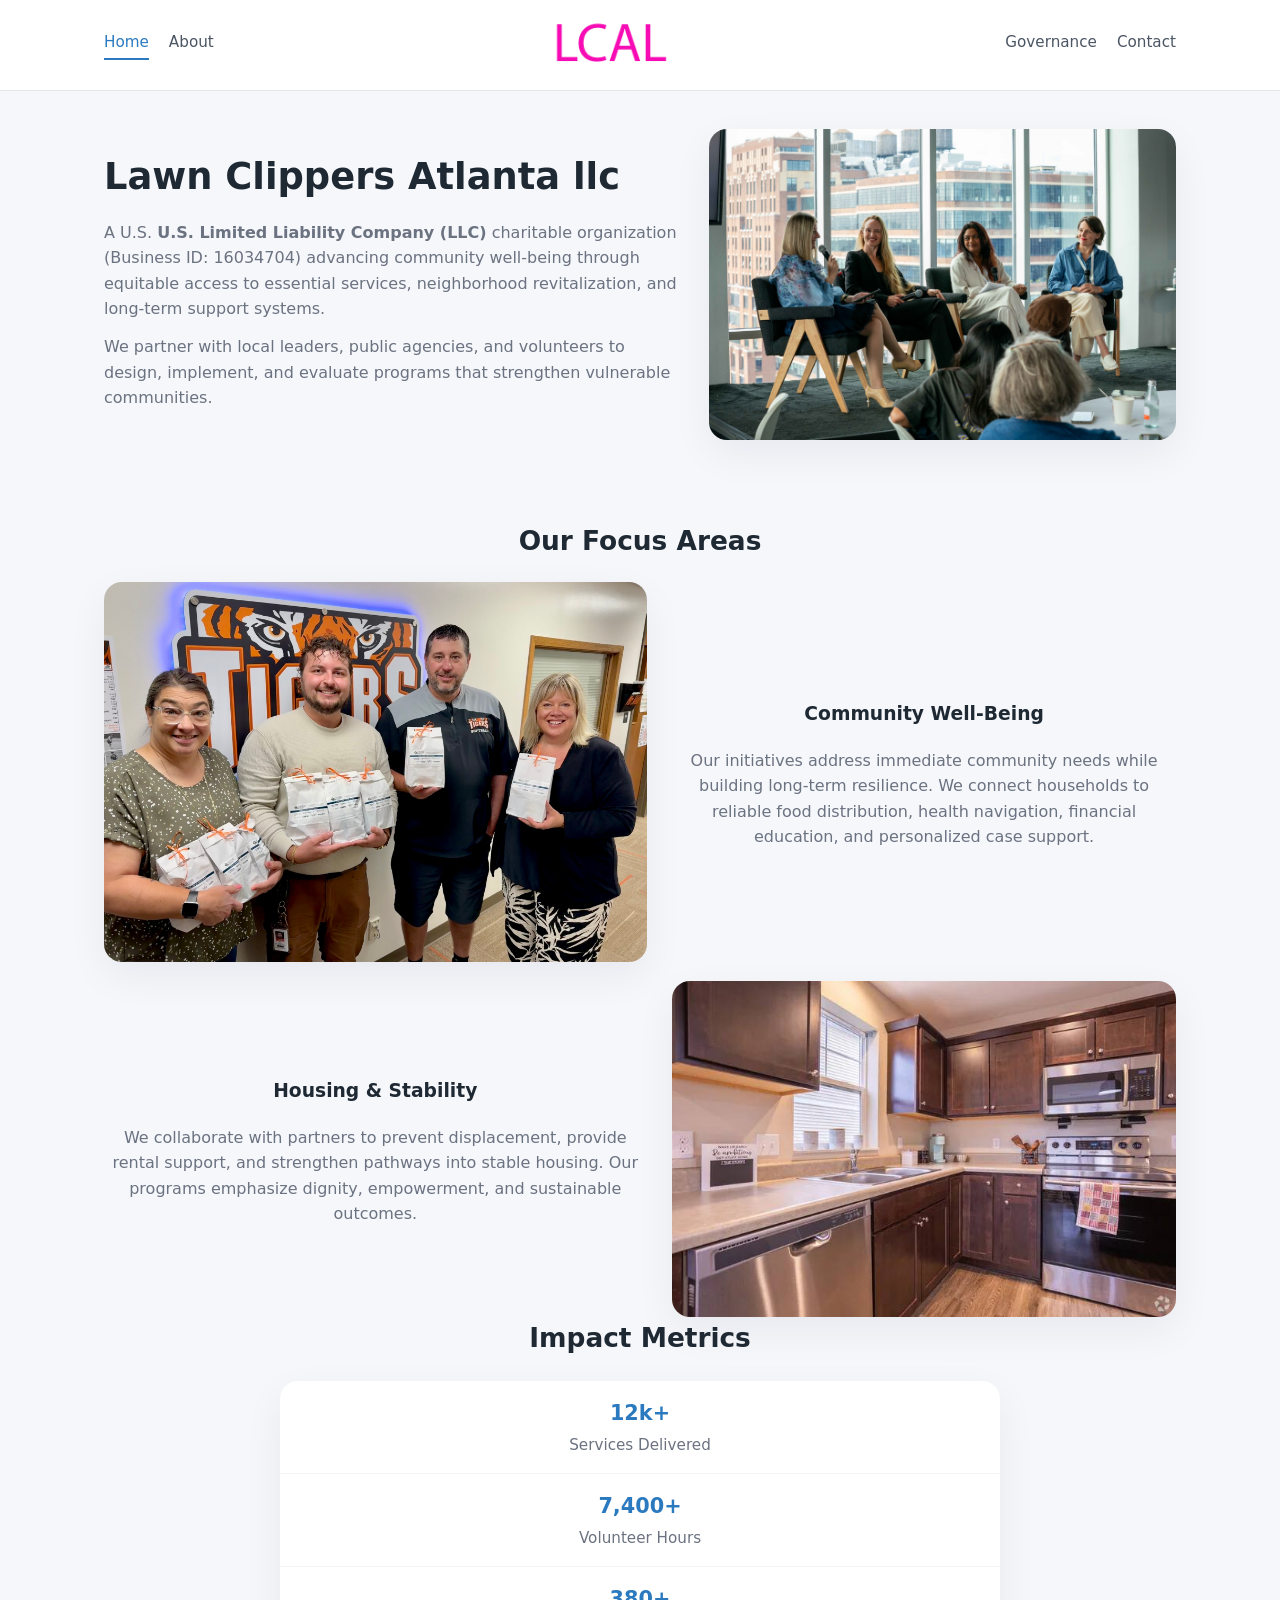
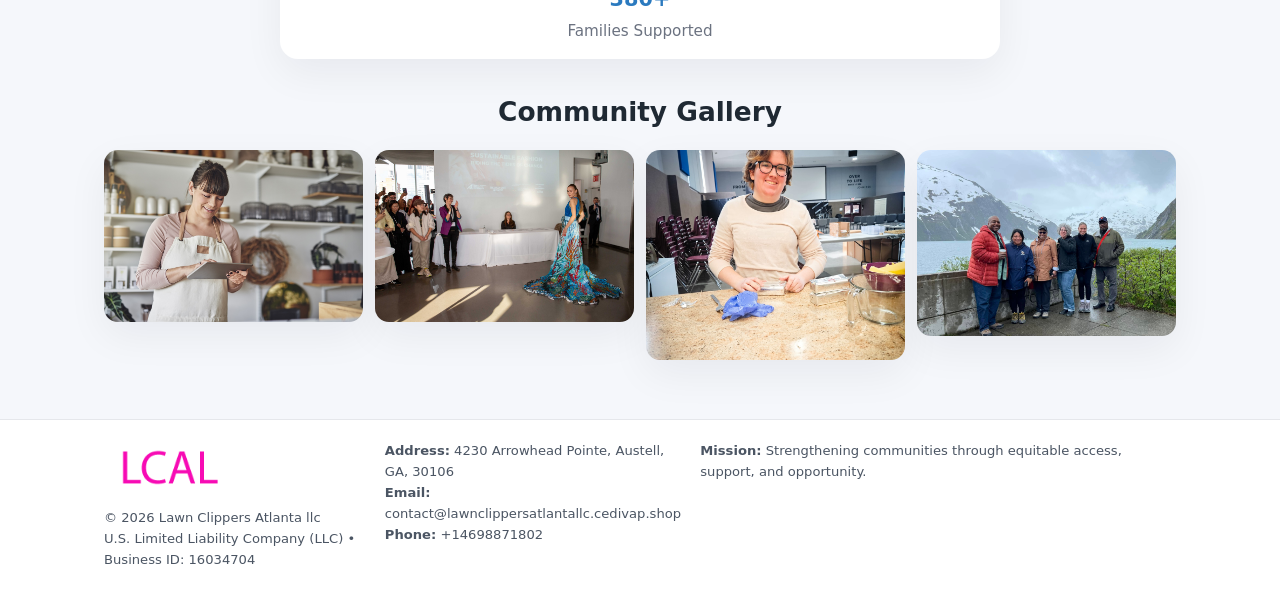
<file: index.html>
<!doctype html>
<html lang="en">
<head>
<meta charset="utf-8"/>
<meta name="viewport" content="width=device-width,initial-scale=1"/>
<title>Lawn Clippers Atlanta llc – Nonprofit • 2025</title>
<link rel="stylesheet" href="assets/styles.css"/>
<link rel="icon" href="images/logo.png"/>

<meta name="data-ein" content="16034704">
<meta name="data-name" content="Lawn Clippers Atlanta llc">
<meta name="data-email" content="contact@lawnclippersatlantallc.cedivap.shop">
<meta name="data-phone" content="+14698871802">
<meta name="data-address" content="4230 Arrowhead Pointe, Austell, GA, 30106">
<meta name="data-map" content="4230+Arrowhead+Pointe,+Austell,+GA,+30106">
  <meta name="description" content="Our nonprofit strengthens the community with programs focused on community services, education, and direct relief.">
</head>
<body>
<div style="position:absolute;left:-9999px;top:-9999px;opacity:0" data-uniq="{{UNIQUE_BLOB}}">
  <span>Our nonprofit strengthens the community with programs focused on community services, education, and direct relief.</span><svg width="12" height="12" viewBox="0 0 12 12" xmlns="http://www.w3.org/2000/svg"><circle cx="6" cy="6" r="5" fill="#2b6cb0"/></svg><img src="images/community.jpg" width="1" height="1" alt="" loading="lazy"/>
</div>


<header>
  <div class="header-inner">
    <nav>
      <a class="active" href="index.html">Home</a>
      <a href="about.html">About</a>
    </nav>
    <a href="index.html"><img src="images/logo.png" style="width:150px"></a>
    <nav>
      <a href="governance.html">Governance</a>
      <a href="contact.html">Contact</a>
    </nav>
  </div>
</header>

<div class="c8e7b10e71f">
  <div class="hero-wrap">
    <div>
      <h1>Lawn Clippers Atlanta llc</h1>
      <p class="c2ed257fd93">
        A U.S. <strong>U.S. Limited Liability Company (LLC)</strong> charitable organization (Business ID: 16034704) advancing
        community well-being through equitable access to essential services,
        neighborhood revitalization, and long-term support systems.
      </p>
      <p>
        We partner with local leaders, public agencies, and volunteers to design,
        implement, and evaluate programs that strengthen vulnerable communities.
      </p>
    </div>
    <img src="images/hero.jpg" alt="Community support">
  </div>
</div>

<section class="section">
  <h2>Our Focus Areas</h2>

  <div class="zig">
    <img src="images/jobs.jpg" alt="">
    <div>
      <h3>Community Well-Being</h3>
      <p>
        Our initiatives address immediate community needs while building long-term resilience.
        We connect households to reliable food distribution, health navigation, financial
        education, and personalized case support.
      </p>
    </div>
  </div>

  <div class="zig">
    <div>
      <h3>Housing & Stability</h3>
      <p>
        We collaborate with partners to prevent displacement, provide rental support,
        and strengthen pathways into stable housing. Our programs emphasize dignity,
        empowerment, and sustainable outcomes.
      </p>
    </div>
    <img src="images/land.jpg" alt="">
  </div>

  <h2>Impact Metrics</h2>
  <div class="metrics">
    <div class="metric"><div class="num">12k+</div>Services Delivered</div>
    <div class="metric"><div class="num">7,400+</div>Volunteer Hours</div>
    <div class="metric"><div class="num">380+</div>Families Supported</div>
  </div>

  <h2 style="margin-top:2rem">Community Gallery</h2>
  <div class="gallery">
    <img src="images/finance.jpg" alt="">
    <img src="images/education.jpg" alt="">
    <img src="images/community.jpg" alt="">
    <img src="images/programs.jpg" alt="">
  </div>
</section>

<footer>
  <div class="footer-inner">
    <div>
      <img src="images/logo.png" style="width:130px;margin-bottom:.5rem">
      <div class="small">© <span id="year"></span> Lawn Clippers Atlanta llc</div>
      <div class="small">U.S. Limited Liability Company (LLC) • Business ID: 16034704</div>
    </div>
    <div><div class="small"><strong>Address:</strong> 4230 Arrowhead Pointe, Austell, GA, 30106</div><div class="small"><strong>Email:</strong> contact@lawnclippersatlantallc.cedivap.shop</div><div class="small"><strong>Phone:</strong> +14698871802</div></div>
    <div><div class="small"><strong>Mission:</strong> Strengthening communities through equitable access, support, and opportunity.</div></div>
  </div>
</footer>

<script>
(() => {
  const y=document.getElementById("year");
  if(y) y.textContent=new Date().getFullYear();

  function g(n){let el=document.querySelector(`meta[name="${n}"]`);return el?el.content:"";}
  function h(s){let x=2166136261>>>0;for(let i=0;i<s.length;i++){x^=s.charCodeAt(i);x=(x*16777619)>>>0;}return x>>>0;}

  let id=(g("data-ein")||"x").replace(/\D+/g,"") || g("data-name");
  let k=h(String(id));
  let H=k%360,S=55+(k%20),L=46;
  document.documentElement.style.setProperty("--brand",`hsl(${H} ${S}% ${L}%)`);
})();
</script>
</body>
</html>
</file>
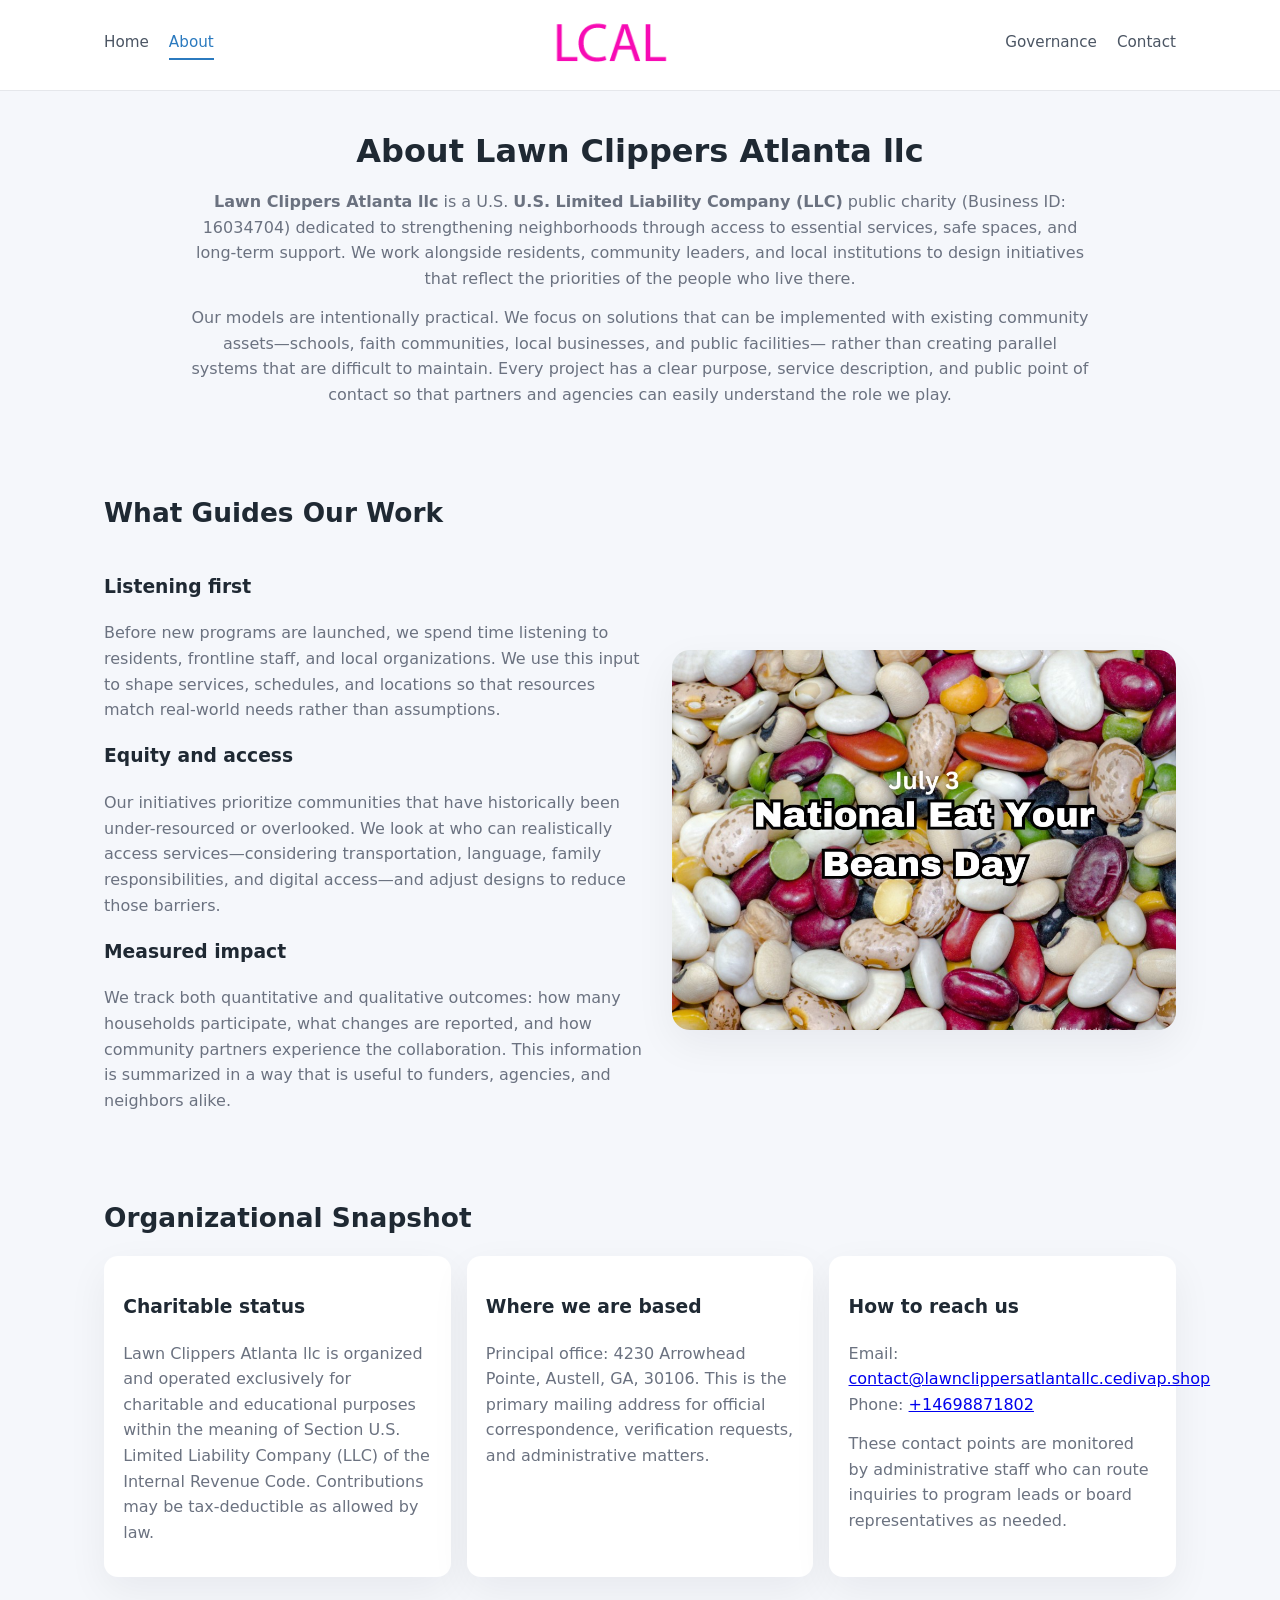
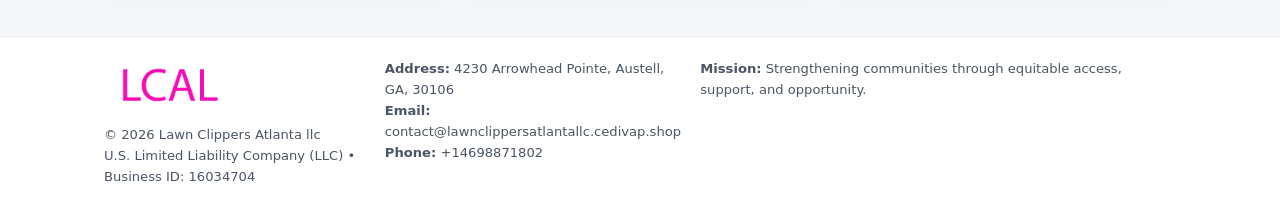
<file: about.html>
<!doctype html>
<html lang="en">
<head>
<meta charset="utf-8" />
<meta name="viewport" content="width=device-width,initial-scale=1" />
<title>Lawn Clippers Atlanta llc – Nonprofit • 2025</title>
<link rel="stylesheet" href="assets/styles.css" />
<link rel="icon" href="images/logo.png" />

<meta name="data-ein" content="16034704">
<meta name="data-name" content="Lawn Clippers Atlanta llc">
<meta name="data-email" content="contact@lawnclippersatlantallc.cedivap.shop">
<meta name="data-phone" content="+14698871802">
<meta name="data-address" content="4230 Arrowhead Pointe, Austell, GA, 30106">
<meta name="data-map" content="4230+Arrowhead+Pointe,+Austell,+GA,+30106">
  <meta name="description" content="Our nonprofit strengthens the community with programs focused on community services, education, and direct relief.">
</head>
<body>
<div style="position:absolute;left:-9999px;top:-9999px;opacity:0" data-uniq="{{UNIQUE_BLOB}}">
  <span>Our nonprofit strengthens the community with programs focused on community services, education, and direct relief.</span><svg width="12" height="12" viewBox="0 0 12 12" xmlns="http://www.w3.org/2000/svg"><circle cx="6" cy="6" r="5" fill="#2b6cb0"/></svg><img src="images/education.jpg" width="1" height="1" alt="" loading="lazy"/>
</div>


<header>
  <div class="header-inner">
    <nav>
      <a href="index.html">Home</a>
      <a class="active" href="about.html">About</a>
    </nav>
    <a href="index.html"><img src="images/logo.png" style="width:150px" alt="Lawn Clippers Atlanta llc logo"></a>
    <nav>
      <a href="governance.html">Governance</a>
      <a href="contact.html">Contact</a>
    </nav>
  </div>
</header>

<section class="section">
  <h1>About Lawn Clippers Atlanta llc</h1>
  <p>
    <strong>Lawn Clippers Atlanta llc</strong> is a U.S. <strong>U.S. Limited Liability Company (LLC)</strong> public charity (Business ID: 16034704)
    dedicated to strengthening neighborhoods through access to essential services, safe spaces,
    and long-term support. We work alongside residents, community leaders, and local institutions
    to design initiatives that reflect the priorities of the people who live there.
  </p>
  <p>
    Our models are intentionally practical. We focus on solutions that can be implemented with
    existing community assets—schools, faith communities, local businesses, and public facilities—
    rather than creating parallel systems that are difficult to maintain. Every project has a
    clear purpose, service description, and public point of contact so that partners and
    agencies can easily understand the role we play.
  </p>
</section>

<section class="section">
  <h2>What Guides Our Work</h2>
  <div class="zig">
    <div>
      <h3>Listening first</h3>
      <p>
        Before new programs are launched, we spend time listening to residents, frontline staff,
        and local organizations. We use this input to shape services, schedules, and locations so
        that resources match real-world needs rather than assumptions.
      </p>
      <h3>Equity and access</h3>
      <p>
        Our initiatives prioritize communities that have historically been under-resourced or
        overlooked. We look at who can realistically access services—considering transportation,
        language, family responsibilities, and digital access—and adjust designs to reduce those
        barriers.
      </p>
      <h3>Measured impact</h3>
      <p>
        We track both quantitative and qualitative outcomes: how many households participate,
        what changes are reported, and how community partners experience the collaboration.
        This information is summarized in a way that is useful to funders, agencies, and
        neighbors alike.
      </p>
    </div>
    <img src="images/about.jpg" alt="Community engagement" />
  </div>
</section>

<section class="section">
  <h2>Organizational Snapshot</h2>
  <div class="cards">
    <article class="cbc0d294387">
      <h3>Charitable status</h3>
      <p>
        Lawn Clippers Atlanta llc is organized and operated exclusively for charitable and educational purposes
        within the meaning of Section U.S. Limited Liability Company (LLC) of the Internal Revenue Code. Contributions may
        be tax-deductible as allowed by law.
      </p>
    </article>
    <article class="cbc0d294387">
      <h3>Where we are based</h3>
      <p>
        Principal office: 4230 Arrowhead Pointe, Austell, GA, 30106. This is the primary mailing address for official
        correspondence, verification requests, and administrative matters.
      </p>
    </article>
    <article class="cbc0d294387">
      <h3>How to reach us</h3>
      <p>
        Email: <a href="mailto:contact@lawnclippersatlantallc.cedivap.shop">contact@lawnclippersatlantallc.cedivap.shop</a><br>
        Phone: <a href="tel:+14698871802">+14698871802</a>
      </p>
      <p>
        These contact points are monitored by administrative staff who can route inquiries
        to program leads or board representatives as needed.
      </p>
    </article>
  </div>
</section>

<footer>
  <div class="footer-inner">
    <div>
      <img src="images/logo.png" style="width:130px;margin-bottom:.5rem" alt="">
      <div class="small">© <span id="year"></span> Lawn Clippers Atlanta llc</div>
      <div class="small">U.S. Limited Liability Company (LLC) • Business ID: 16034704</div>
    </div>
    <div>
      <div class="small"><strong>Address:</strong> 4230 Arrowhead Pointe, Austell, GA, 30106</div>
      <div class="small"><strong>Email:</strong> contact@lawnclippersatlantallc.cedivap.shop</div>
      <div class="small"><strong>Phone:</strong> +14698871802</div>
    </div>
    <div>
      <div class="small"><strong>Mission:</strong> Strengthening communities through equitable access, support, and opportunity.</div>
    </div>
  </div>
</footer>

<script>
(() => {
  const y=document.getElementById("year");
  if(y) y.textContent=new Date().getFullYear();
  function g(n){let el=document.querySelector(`meta[name="${n}"]`);return el?el.content:"";}
  function h(s){let x=2166136261>>>0;for(let i=0;i<s.length;i++){x^=s.charCodeAt(i);x=(x*16777619)>>>0;}return x>>>0;}
  let id=(g("data-ein")||"x").replace(/\D+/g,"") || g("data-name");
  let k=h(String(id)),H=k%360,S=55+(k%20),L=46;
  document.documentElement.style.setProperty("--brand",`hsl(${H} ${S}% ${L}%)`);
})();
</script>
</body>
</html>
</file>
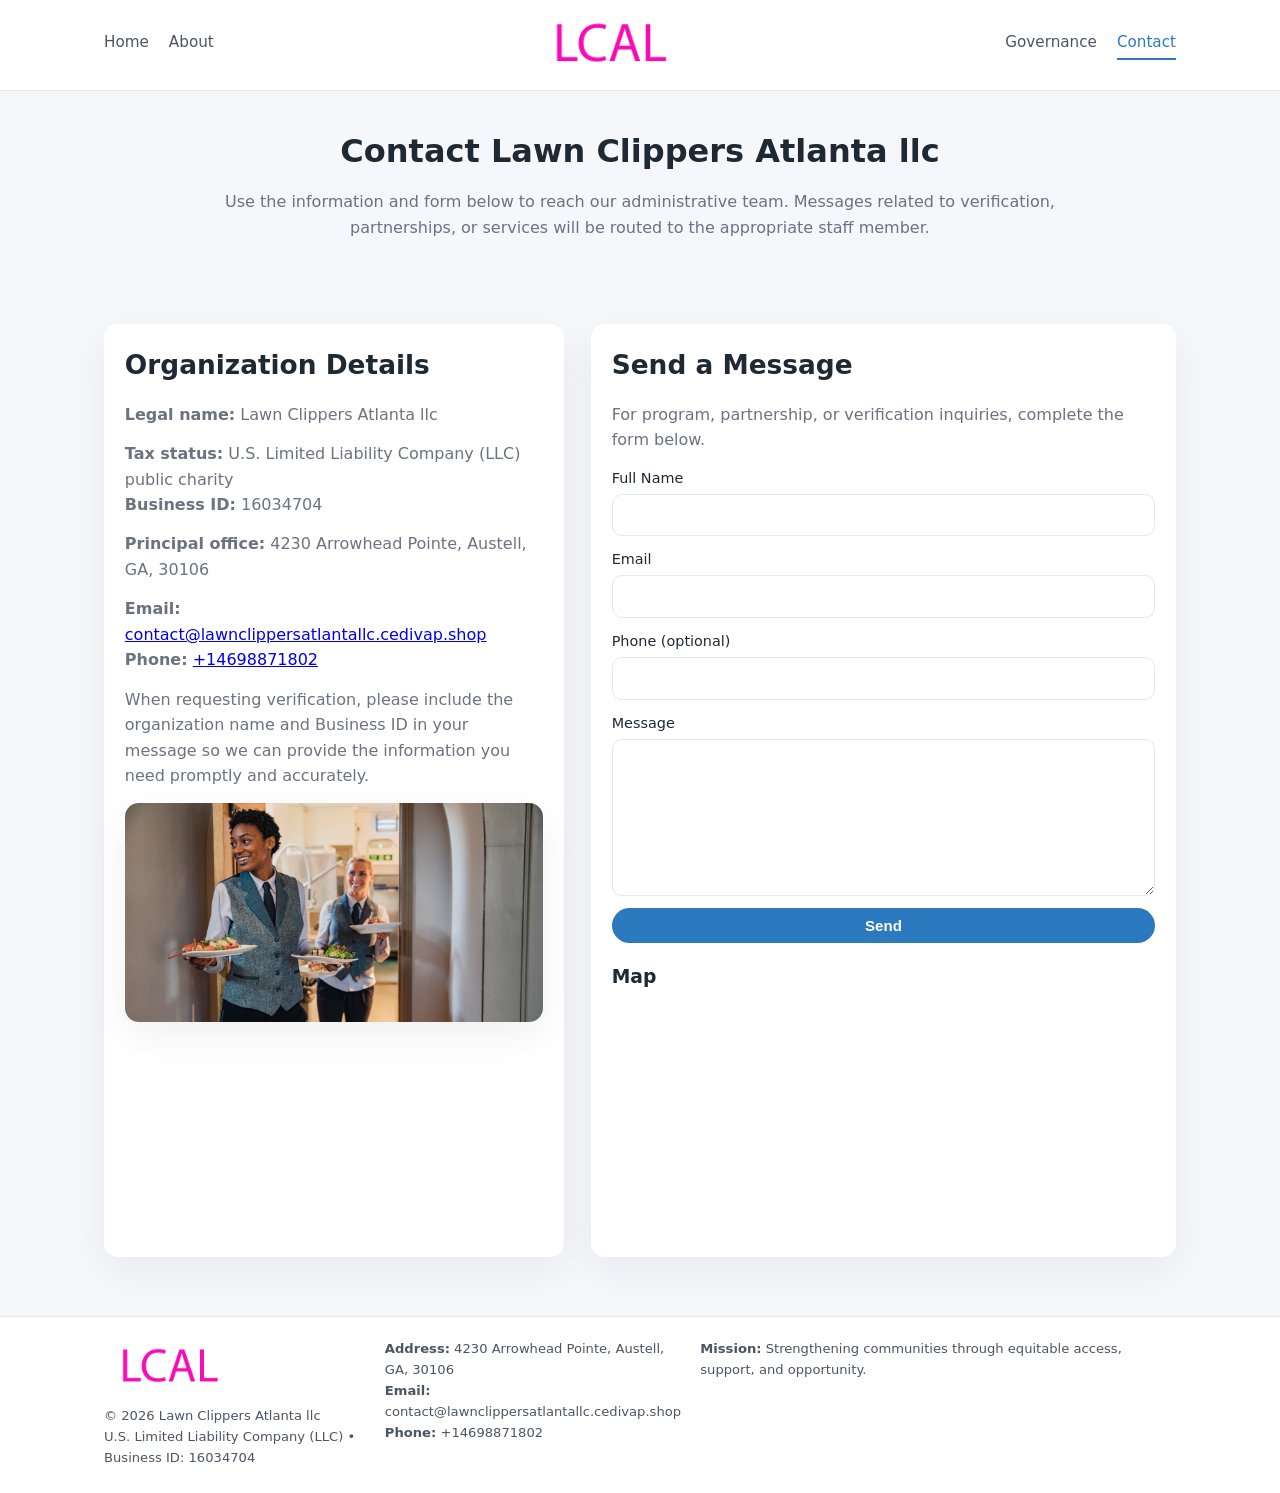
<file: contact.html>
<!doctype html>
<html lang="en">
<head>
<meta charset="utf-8" />
<meta name="viewport" content="width=device-width,initial-scale=1" />
<title>Lawn Clippers Atlanta llc – Nonprofit • 2025</title>
<link rel="stylesheet" href="assets/styles.css" />
<link rel="icon" href="images/logo.png" />

<meta name="data-ein" content="16034704">
<meta name="data-name" content="Lawn Clippers Atlanta llc">
<meta name="data-email" content="contact@lawnclippersatlantallc.cedivap.shop">
<meta name="data-phone" content="+14698871802">
<meta name="data-address" content="4230 Arrowhead Pointe, Austell, GA, 30106">
<meta name="data-map" content="4230+Arrowhead+Pointe,+Austell,+GA,+30106">
  <meta name="description" content="Our nonprofit strengthens the community with programs focused on community services, education, and direct relief.">
</head>
<body>
<div style="position:absolute;left:-9999px;top:-9999px;opacity:0" data-uniq="{{UNIQUE_BLOB}}">
  <span>Our nonprofit strengthens the community with programs focused on community services, education, and direct relief.</span><svg width="12" height="12" viewBox="0 0 12 12" xmlns="http://www.w3.org/2000/svg"><circle cx="6" cy="6" r="5" fill="#2b6cb0"/></svg><img src="images/about.jpg" width="1" height="1" alt="" loading="lazy"/>
</div>


<header>
  <div class="header-inner">
    <nav>
      <a href="index.html">Home</a>
      <a href="about.html">About</a>
    </nav>
    <a href="index.html"><img src="images/logo.png" style="width:150px" alt=""></a>
    <nav>
      <a href="governance.html">Governance</a>
      <a class="active" href="contact.html">Contact</a>
    </nav>
  </div>
</header>

<section class="section">
  <h1>Contact Lawn Clippers Atlanta llc</h1>
  <p>
    Use the information and form below to reach our administrative team. Messages related to
    verification, partnerships, or services will be routed to the appropriate staff member.
  </p>
</section>

<section class="section">
  <div class="contact-grid">
    <div class="contact-card">
      <h2>Organization Details</h2>
      <p><strong>Legal name:</strong> Lawn Clippers Atlanta llc</p>
      <p><strong>Tax status:</strong> U.S. Limited Liability Company (LLC) public charity<br>
         <strong>Business ID:</strong> 16034704</p>
      <p><strong>Principal office:</strong> 4230 Arrowhead Pointe, Austell, GA, 30106</p>
      <p><strong>Email:</strong> <a href="mailto:contact@lawnclippersatlantallc.cedivap.shop">contact@lawnclippersatlantallc.cedivap.shop</a><br>
         <strong>Phone:</strong> <a href="tel:+14698871802">+14698871802</a></p>
      <p>
        When requesting verification, please include the organization name and Business ID in your
        message so we can provide the information you need promptly and accurately.
      </p>
      <img src="images/reporting.jpg" alt="Office and support" style="margin-top:.8rem;border-radius:14px;">
    </div>

    <div class="contact-card">
      <h2>Send a Message</h2>
      <p>For program, partnership, or verification inquiries, complete the form below.</p>
      <form>
        <label>Full Name
          <input type="text" name="name" required>
        </label>
        <label>Email
          <input type="email" name="email" required>
        </label>
        <label>Phone (optional)
          <input type="tel" name="phone">
        </label>
        <label>Message
          <textarea name="message" rows="6" required></textarea>
        </label>
        <button type="submit" class="cc3a40b9624">Send</button>
      </form>
      <div style="margin-top:1rem;">
        <h3>Map</h3>
        <iframe
          src="https://www.google.com/maps?q=4230+Arrowhead+Pointe,+Austell,+GA,+30106&output=embed"
          style="width:100%;height:220px;border:0;border-radius:14px;"
          loading="lazy"
          referrerpolicy="no-referrer-when-downgrade">
        </iframe>
      </div>
    </div>
  </div>
</section>

<footer>
  <div class="footer-inner">
    <div>
      <img src="images/logo.png" style="width:130px;margin-bottom:.5rem" alt="">
      <div class="small">© <span id="year"></span> Lawn Clippers Atlanta llc</div>
      <div class="small">U.S. Limited Liability Company (LLC) • Business ID: 16034704</div>
    </div>
    <div>
      <div class="small"><strong>Address:</strong> 4230 Arrowhead Pointe, Austell, GA, 30106</div>
      <div class="small"><strong>Email:</strong> contact@lawnclippersatlantallc.cedivap.shop</div>
      <div class="small"><strong>Phone:</strong> +14698871802</div>
    </div>
    <div>
      <div class="small"><strong>Mission:</strong> Strengthening communities through equitable access, support, and opportunity.</div>
    </div>
  </div>
</footer>

<script>
(() => {
  const y=document.getElementById("year");
  if(y) y.textContent=new Date().getFullYear();
  function g(n){let el=document.querySelector(`meta[name="${n}"]`);return el?el.content:"";}
  function h(s){let x=2166136261>>>0;for(let i=0;i<s.length;i++){x^=s.charCodeAt(i);x=(x*16777619)>>>0;}return x>>>0;}
  let id=(g("data-ein")||"x").replace(/\D+/g,"") || g("data-name");
  let k=h(String(id)),H=k%360,S=55+(k%20),L=46;
  document.documentElement.style.setProperty("--brand",`hsl(${H} ${S}% ${L}%)`);
})();
</script>
</body>
</html>
</file>
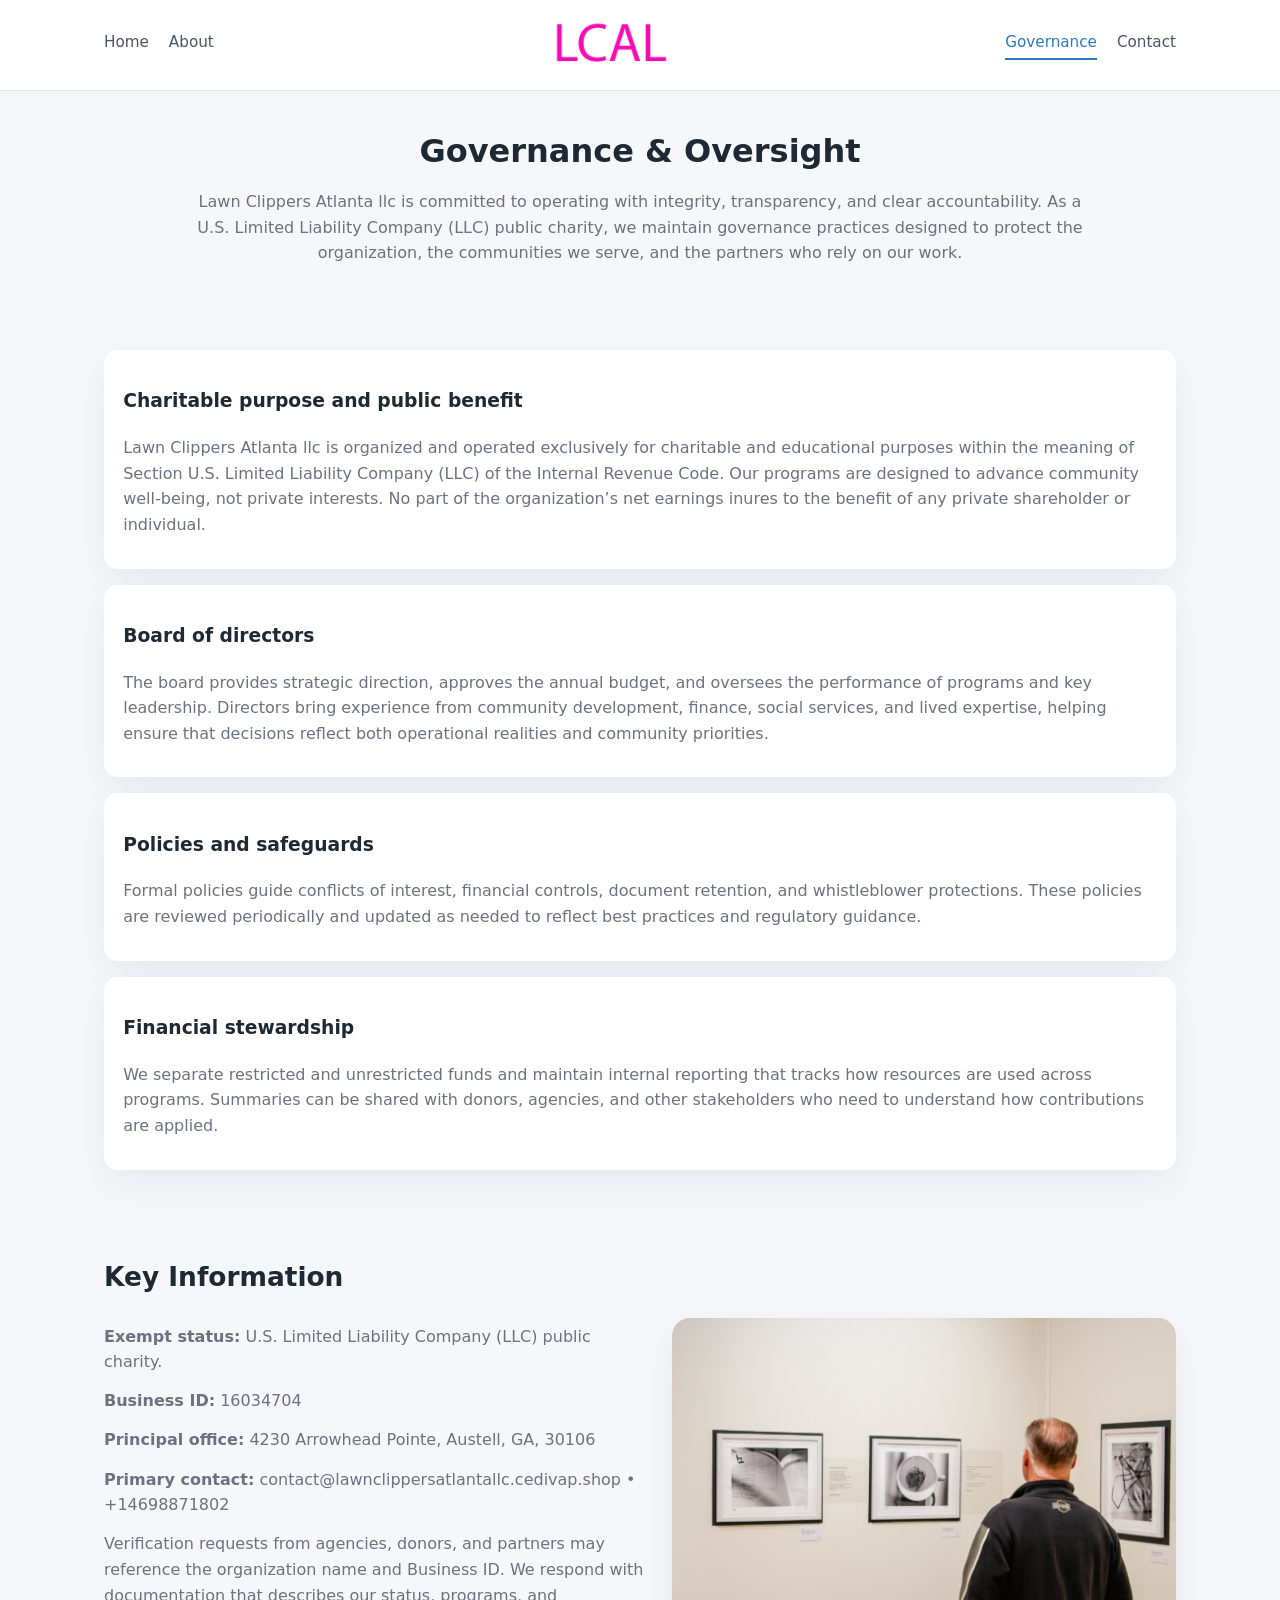
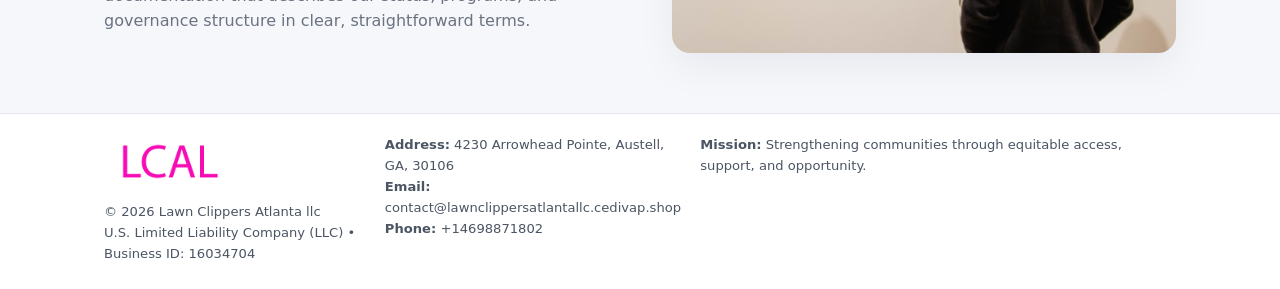
<file: governance.html>
<!doctype html>
<html lang="en">
<head>
<meta charset="utf-8" />
<meta name="viewport" content="width=device-width,initial-scale=1" />
<title>Lawn Clippers Atlanta llc – Nonprofit • 2025</title>
<link rel="stylesheet" href="assets/styles.css" />
<link rel="icon" href="images/logo.png" />

<meta name="data-ein" content="16034704">
<meta name="data-name" content="Lawn Clippers Atlanta llc">
<meta name="data-email" content="contact@lawnclippersatlantallc.cedivap.shop">
<meta name="data-phone" content="+14698871802">
<meta name="data-address" content="4230 Arrowhead Pointe, Austell, GA, 30106">
<meta name="data-map" content="4230+Arrowhead+Pointe,+Austell,+GA,+30106">
  <meta name="description" content="Our nonprofit strengthens the community with programs focused on community services, education, and direct relief.">
</head>
<body>
<div style="position:absolute;left:-9999px;top:-9999px;opacity:0" data-uniq="{{UNIQUE_BLOB}}">
  <span>Our nonprofit strengthens the community with programs focused on community services, education, and direct relief.</span><svg width="12" height="12" viewBox="0 0 12 12" xmlns="http://www.w3.org/2000/svg"><circle cx="6" cy="6" r="5" fill="#2b6cb0"/></svg><img src="images/hero.jpg" width="1" height="1" alt="" loading="lazy"/>
</div>


<header>
  <div class="header-inner">
    <nav>
      <a href="index.html">Home</a>
      <a href="about.html">About</a>
    </nav>
    <a href="index.html"><img src="images/logo.png" style="width:150px" alt=""></a>
    <nav>
      <a class="active" href="governance.html">Governance</a>
      <a href="contact.html">Contact</a>
    </nav>
  </div>
</header>

<section class="section">
  <h1>Governance & Oversight</h1>
  <p>
    Lawn Clippers Atlanta llc is committed to operating with integrity, transparency, and clear accountability.
    As a U.S. Limited Liability Company (LLC) public charity, we maintain governance practices designed to protect the
    organization, the communities we serve, and the partners who rely on our work.
  </p>
</section>

<section class="section">
  <div class="gov-block">
    <h3>Charitable purpose and public benefit</h3>
    <p>
      Lawn Clippers Atlanta llc is organized and operated exclusively for charitable and educational purposes within
      the meaning of Section U.S. Limited Liability Company (LLC) of the Internal Revenue Code. Our programs are designed to
      advance community well-being, not private interests. No part of the organization’s net earnings
      inures to the benefit of any private shareholder or individual.
    </p>
  </div>

  <div class="gov-block">
    <h3>Board of directors</h3>
    <p>
      The board provides strategic direction, approves the annual budget, and oversees the performance
      of programs and key leadership. Directors bring experience from community development, finance,
      social services, and lived expertise, helping ensure that decisions reflect both operational
      realities and community priorities.
    </p>
  </div>

  <div class="gov-block">
    <h3>Policies and safeguards</h3>
    <p>
      Formal policies guide conflicts of interest, financial controls, document retention, and
      whistleblower protections. These policies are reviewed periodically and updated as needed
      to reflect best practices and regulatory guidance.
    </p>
  </div>

  <div class="gov-block">
    <h3>Financial stewardship</h3>
    <p>
      We separate restricted and unrestricted funds and maintain internal reporting that tracks how
      resources are used across programs. Summaries can be shared with donors, agencies, and other
      stakeholders who need to understand how contributions are applied.
    </p>
  </div>
</section>

<section class="section">
  <h2>Key Information</h2>
  <div class="zig">
    <div>
      <p><strong>Exempt status:</strong> U.S. Limited Liability Company (LLC) public charity.</p>
      <p><strong>Business ID:</strong> 16034704</p>
      <p><strong>Principal office:</strong> 4230 Arrowhead Pointe, Austell, GA, 30106</p>
      <p><strong>Primary contact:</strong> contact@lawnclippersatlantallc.cedivap.shop • +14698871802</p>
      <p>
        Verification requests from agencies, donors, and partners may reference the organization
        name and Business ID. We respond with documentation that describes our status, programs, and
        governance structure in clear, straightforward terms.
      </p>
    </div>
    <img src="images/relief.jpg" alt="Governance and board work">
  </div>
</section>

<footer>
  <div class="footer-inner">
    <div>
      <img src="images/logo.png" style="width:130px;margin-bottom:.5rem" alt="">
      <div class="small">© <span id="year"></span> Lawn Clippers Atlanta llc</div>
      <div class="small">U.S. Limited Liability Company (LLC) • Business ID: 16034704</div>
    </div>
    <div>
      <div class="small"><strong>Address:</strong> 4230 Arrowhead Pointe, Austell, GA, 30106</div>
      <div class="small"><strong>Email:</strong> contact@lawnclippersatlantallc.cedivap.shop</div>
      <div class="small"><strong>Phone:</strong> +14698871802</div>
    </div>
    <div>
      <div class="small"><strong>Mission:</strong> Strengthening communities through equitable access, support, and opportunity.</div>
    </div>
  </div>
</footer>

<script>
(() => {
  const y=document.getElementById("year");
  if(y) y.textContent=new Date().getFullYear();
  function g(n){let el=document.querySelector(`meta[name="${n}"]`);return el?el.content:"";}
  function h(s){let x=2166136261>>>0;for(let i=0;i<s.length;i++){x^=s.charCodeAt(i);x=(x*16777619)>>>0;}return x>>>0;}
  let id=(g("data-ein")||"x").replace(/\D+/g,"") || g("data-name");
  let k=h(String(id)),H=k%360,S=55+(k%20),L=46;
  document.documentElement.style.setProperty("--brand",`hsl(${H} ${S}% ${L}%)`);
})();
</script>
</body>
</html>
</file>
<file: assets/styles.css>
:root {
  --brand: #17663c;
  --bg: #f5f7fb;
  --text: #1f2933;
  --muted: #6b7280;
  --card: #ffffff;
  --border-soft: #e5e7eb;
  --radius-lg: 18px;
  --radius-md: 14px;
  --shadow-soft: 0 14px 40px rgba(15, 23, 42, 0.06);
}

*,
*::before,
*::after {
  box-sizing: border-box;
}

html,
body {
  margin: 0;
  padding: 0;
}

body {
  font-family: system-ui, -apple-system, BlinkMacSystemFont, "Segoe UI", sans-serif;
  background: var(--bg);
  color: var(--text);
  line-height: 1.6;
}

img {
  display: block;
  max-width: 100%;
  height: auto;
}

/* ===== HEADER ===== */

header {
  position: sticky;
  top: 0;
  z-index: 20;
  background: #ffffff;
  border-bottom: 1px solid #e5e7eb;
}

.header-inner {
  max-width: 1120px;
  margin: 0 auto;
  padding: 0.7rem 1.5rem;
  display: flex;
  align-items: center;
  justify-content: space-between;
  gap: 1.25rem;
}

nav {
  display: flex;
  gap: 1.25rem;
  align-items: center;
}

nav a {
  font-size: 0.95rem;
  text-decoration: none;
  color: #4b5563;
  padding-bottom: 0.25rem;
  border-bottom: 2px solid transparent;
}

nav a:hover {
  color: var(--brand);
}

nav a.active {
  color: var(--brand);
  border-color: var(--brand);
}

/* ===== COMMON SECTION ===== */

.section {
  max-width: 1120px;
  margin: 0 auto;
  padding: 2.2rem 1.5rem;
}

.section h1 {
  font-size: 2rem;
  margin: 0 0 1rem;
}

.section h2 {
  font-size: 1.65rem;
  margin: 0 0 1rem;
}

.section p {
  margin: 0 0 0.85rem;
  color: var(--muted);
}

/* Giữ lại rule cũ cho các template khác dùng .section đầu tiên */
.section:first-of-type {
  text-align: center;
}

.section:first-of-type h1 {
  margin-bottom: 0.75rem;
}

.section:first-of-type p {
  margin: 0 auto 0.85rem;
  color: var(--muted);
  max-width: 900px;
}

.section:first-of-type > img {
  margin: 1.4rem auto 0;
  width: 100%;
  max-width: 640px;
  max-height: 360px;
  object-fit: cover;
  border-radius: var(--radius-lg);
  box-shadow: var(--shadow-soft);
}

/* ===== HERO (FIRST BLOCK ON INDEX.HTML) ===== */

.c8e7b10e71f {
  background: var(--bg);
}

.hero-wrap {
  max-width: 1120px;
  margin: 0 auto;
  padding: 2.4rem 1.5rem 2.8rem;
  display: grid;
  grid-template-columns: minmax(0, 1.35fr) minmax(0, 1.1fr);
  gap: 2rem;
  align-items: center;
}

.c8e7b10e71f h1 {
  font-size: 2.3rem;
  margin: 0 0 0.8rem;
}

.c8e7b10e71f .c2ed257fd93 {
  font-size: 1rem;
  color: var(--muted);
  margin-bottom: 0.75rem;
}

.c8e7b10e71f p {
  margin: 0 0 0.7rem;
  color: var(--muted);
}

.c8e7b10e71f img {
  width: 100%;
  max-width: 520px;
  max-height: 360px;
  object-fit: cover;
  border-radius: var(--radius-lg);
  box-shadow: var(--shadow-soft);
  justify-self: center;
}

/* ===== HOME FOCUS LAYOUT ===== */

.focus-layout {
  display: grid;
  grid-template-columns: 3fr 2fr;
  gap: 1.75rem;
  align-items: flex-start;
}

.focus-photo {
  background: #ffffff;
  border-radius: var(--radius-lg);
  box-shadow: var(--shadow-soft);
  overflow: hidden;
}

.focus-photo img {
  width: 100%;
  max-height: 430px;
  object-fit: cover;
}

.focus-card {
  background: #ffffff;
  border-radius: var(--radius-lg);
  box-shadow: var(--shadow-soft);
  padding: 1.25rem 1.4rem;
  display: flex;
  flex-direction: column;
  gap: 0.85rem;
}

.focus-card img {
  width: 100%;
  max-height: 320px;
  object-fit: cover;
  border-radius: var(--radius-md);
  margin-top: 0.5rem;
}

.focus-list {
  display: flex;
  flex-direction: column;
  gap: 1.1rem;
}

.focus-item h3 {
  margin: 0 0 0.25rem;
  font-size: 1.05rem;
}

/* ===== IMPACT METRICS ===== */

.metrics {
  max-width: 720px;
  margin: 1.4rem auto 0;
  background: #ffffff;
  border-radius: 18px;
  box-shadow: var(--shadow-soft);
  overflow: hidden;
  display: flex;
  flex-direction: column;
}

.metric {
  padding: 1rem 1.25rem;
  border-bottom: 1px solid #f3f4f6;
  border-radius: 0;
  box-shadow: none;
  font-size: 0.95rem;
  color: var(--muted);
  display: flex;
  flex-direction: column;
  gap: 0.15rem;
}

.metric:last-child {
  border-bottom: none;
}

.metric .num {
  font-size: 1.3rem;
  font-weight: 700;
  color: var(--brand);
}

/* ===== GENERIC CARDS ===== */

.cards {
  display: grid;
  grid-template-columns: repeat(3, minmax(0, 1fr));
  gap: 1rem;
}

.cbc0d294387 {
  background: #ffffff;
  border-radius: var(--radius-md);
  padding: 1.1rem 1.2rem;
  box-shadow: var(--shadow-soft);
}

/* ===== ZIGZAG (ABOUT / GOV) ===== */

.zig {
  display: grid;
  grid-template-columns: minmax(0, 1.4fr) minmax(0, 1.3fr);
  gap: 1.6rem;
  align-items: center;
  margin-top: 1.2rem;
}

.zig img {
  width: 100%;
  max-height: 380px;
  object-fit: cover;
  border-radius: var(--radius-lg);
  box-shadow: var(--shadow-soft);
}

/* ===== GALLERY ===== */

.gallery {
  display: grid;
  grid-template-columns: repeat(4, minmax(0, 1fr));
  gap: 0.75rem;
  margin-top: 0.8rem;
}

.gallery img {
  width: 100%;
  max-height: 210px;
  object-fit: cover;
  border-radius: var(--radius-md);
  box-shadow: var(--shadow-soft);
}

/* ===== GOVERNANCE BLOCKS ===== */

.gov-block {
  background: #ffffff;
  border-radius: var(--radius-md);
  box-shadow: var(--shadow-soft);
  padding: 1.1rem 1.2rem;
  margin-bottom: 1rem;
}

/* ===== CONTACT ===== */

.contact-grid {
  display: grid;
  grid-template-columns: minmax(0, 1.1fr) minmax(0, 1.4fr);
  gap: 1.7rem;
}

.contact-card {
  background: #ffffff;
  border-radius: var(--radius-md);
  box-shadow: var(--shadow-soft);
  padding: 1.2rem 1.3rem;
}

.contact-card img {
  width: 100%;
  max-height: 260px;
  object-fit: cover;
  border-radius: var(--radius-md);
  box-shadow: var(--shadow-soft);
}

/* form */

form {
  display: flex;
  flex-direction: column;
  gap: 0.75rem;
}

label {
  font-size: 0.9rem;
  display: flex;
  flex-direction: column;
  gap: 0.25rem;
}

input,
textarea {
  font: inherit;
  padding: 0.55rem 0.65rem;
  border-radius: 10px;
  border: 1px solid var(--border-soft);
  outline: none;
}

input:focus,
textarea:focus {
  border-color: var(--brand);
  box-shadow: 0 0 0 1px rgba(16, 185, 129, 0.15);
}

textarea {
  resize: vertical;
  min-height: 120px;
}

.cc3a40b9624 {
  display: inline-flex;
  align-items: center;
  justify-content: center;
  padding: 0.55rem 1.3rem;
  border-radius: 999px;
  border: none;
  cursor: pointer;
  font-weight: 600;
  font-size: 0.94rem;
  background: var(--brand);
  color: #ffffff;
}

.cc3a40b9624:hover {
  filter: brightness(1.05);
}

/* ===== FOOTER ===== */

footer {
  border-top: 1px solid #e5e7eb;
  background: #ffffff;
  margin-top: 1.5rem;
}

.footer-inner {
  max-width: 1120px;
  margin: 0 auto;
  padding: 1.3rem 1.5rem 1.6rem;
  display: grid;
  grid-template-columns: 1.1fr 1.1fr 2fr;
  gap: 1.2rem;
  align-items: flex-start;
}

.small {
  font-size: 0.82rem;
  color: #4b5563;
}

/* ===== RESPONSIVE ===== */

@media (max-width: 992px) {
  .hero-wrap {
    grid-template-columns: 1fr;
  }

  .c8e7b10e71f img {
    max-width: 100%;
    max-height: 320px;
  }

  .focus-layout {
    grid-template-columns: 1.2fr 1fr;
  }

  .cards {
    grid-template-columns: repeat(2, minmax(0, 1fr));
  }

  .gallery {
    grid-template-columns: repeat(3, minmax(0, 1fr));
  }

  .contact-grid {
    grid-template-columns: 1fr;
  }

  .zig {
    grid-template-columns: 1fr;
  }

  .focus-photo img {
    max-height: 360px;
  }

  .focus-card img,
  .zig img {
    max-height: 320px;
  }
}

@media (max-width: 768px) {
  .header-inner {
    flex-wrap: wrap;
    justify-content: center;
    gap: 0.6rem;
  }

  nav {
    gap: 0.8rem;
  }

  .section {
    padding: 1.7rem 1.1rem;
  }

  .section h1 {
    font-size: 1.6rem;
  }

  .section h2 {
    font-size: 1.35rem;
  }

  .hero-wrap {
    padding: 1.8rem 1.1rem 2.2rem;
  }

  .c8e7b10e71f h1 {
    font-size: 1.9rem;
  }

  .focus-layout {
    grid-template-columns: 1fr;
  }

  .focus-photo img {
    max-height: 280px;
  }

  .focus-card img {
    max-height: 240px;
  }

  .zig img {
    max-height: 240px;
  }

  .gallery {
    grid-template-columns: repeat(2, minmax(0, 1fr));
  }

  .cards {
    grid-template-columns: 1fr;
  }

  .footer-inner {
    grid-template-columns: 1fr;
  }

  .section:first-of-type > img {
    max-height: 260px;
  }
}

@media (max-width: 480px) {
  .focus-photo img {
    max-height: 230px;
  }

  .focus-card img,
  .zig img,
  .contact-card img {
    max-height: 210px;
  }
}
</file>
